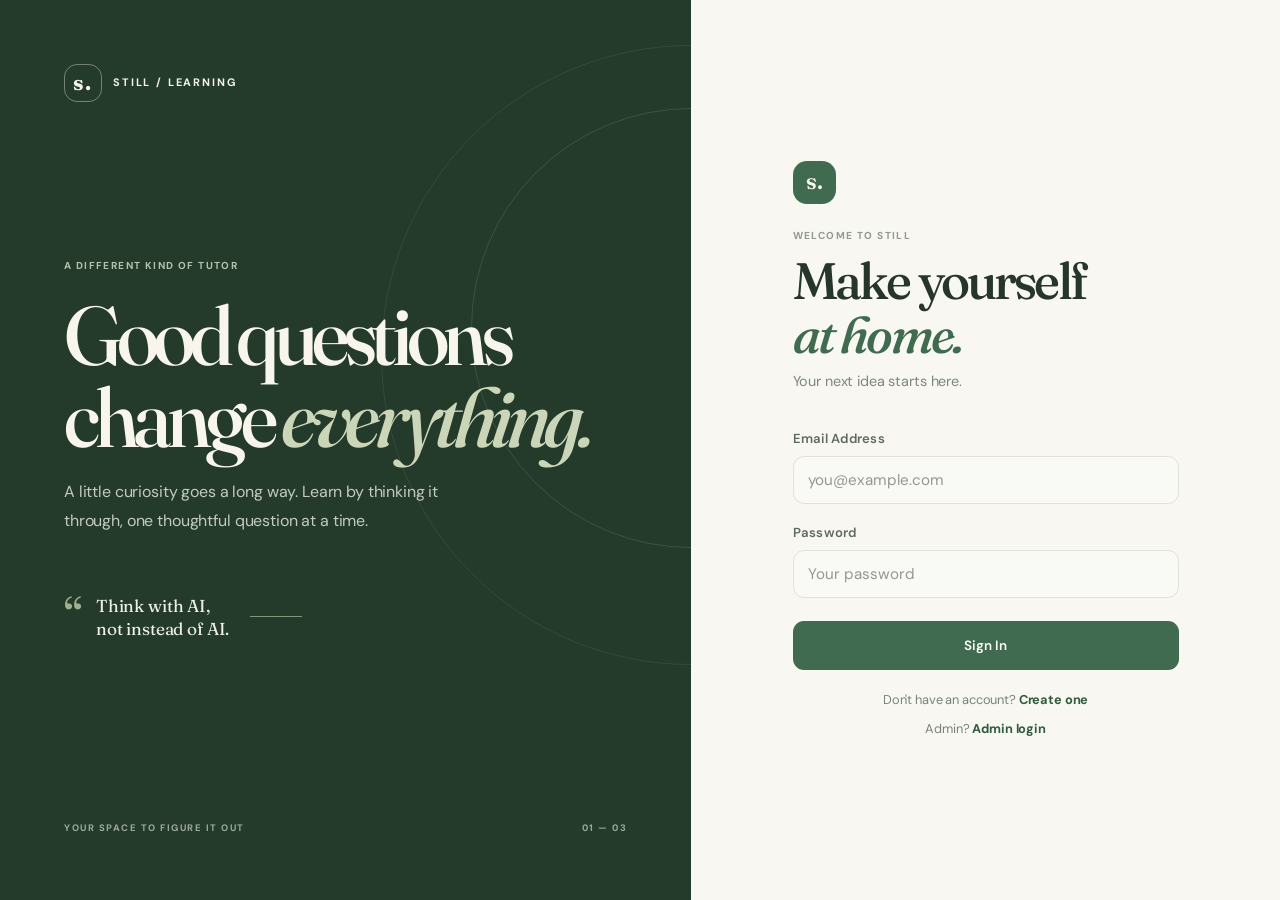
<file: index.html>
<!DOCTYPE html>
<html lang="en">
<head>
  <meta charset="UTF-8" />
  <meta name="viewport" content="width=device-width, initial-scale=1.0" />
  <title>Still — Learn by thinking</title>
  <link rel="preconnect" href="https://fonts.googleapis.com" />
  <link href="https://fonts.googleapis.com/css2?family=DM+Sans:wght@400;500;600;700&family=Fraunces:opsz,wght@9..144,500;9..144,600&display=swap" rel="stylesheet" />
  <link rel="stylesheet" href="style.css" />
</head>
<body>

<div class="auth-page">
  <section class="auth-story">
    <a class="story-brand" href="index.html">
      <span class="story-mark">s.</span>
      <span>STILL / LEARNING</span>
    </a>
    <div class="story-copy">
      <span class="eyebrow">A DIFFERENT KIND OF TUTOR</span>
      <h2>Good questions<br />change <em>everything.</em></h2>
      <p>A little curiosity goes a long way. Learn by thinking it through, one thoughtful question at a time.</p>
      <div class="story-note">
        <span class="note-mark">“</span>
        <span>Think with AI,<br />not instead of AI.</span>
        <span class="note-line"></span>
      </div>
    </div>
    <div class="story-bottom">
      <span>YOUR SPACE TO FIGURE IT OUT</span>
      <span>01 — 03</span>
    </div>
    <span class="story-orbit orbit-one"></span>
    <span class="story-orbit orbit-two"></span>
  </section>

  <div class="auth-card">

    <div class="auth-header">
      <div class="auth-logo">s.</div>
      <span class="eyebrow">WELCOME TO STILL</span>
      <h1>Make yourself<br /><em>at home.</em></h1>
      <p>Your next idea starts here.</p>
    </div>

    <!-- Alert banner for errors -->
    <div id="alert" class="alert alert-error"></div>

    <!-- Login Form -->
    <div id="login-section">
      <div class="form-group">
        <label class="form-label" for="login-email">Email Address</label>
        <input class="form-input" type="email" id="login-email" placeholder="you@example.com" />
      </div>
      <div class="form-group">
        <label class="form-label" for="login-password">Password</label>
        <input class="form-input" type="password" id="login-password" placeholder="Your password" />
      </div>
      <button class="btn btn-primary btn-full" id="login-btn" onclick="handleLogin()">
        Sign In
      </button>
      <p style="text-align:center; margin-top:20px; color: var(--text-secondary); font-size: 0.88rem;">
        Don't have an account?
        <a href="#" onclick="toggleSection('register')">Create one</a>
      </p>
      <p style="text-align:center; margin-top:8px; font-size: 0.82rem; color: var(--text-muted);">
        Admin? <a href="#" onclick="toggleSection('admin')">Admin login</a>
      </p>
    </div>

    <!-- Register Form -->
    <div id="register-section" style="display:none;">
      <div class="form-group">
        <label class="form-label" for="reg-name">Full Name</label>
        <input class="form-input" type="text" id="reg-name" placeholder="Your name" />
      </div>
      <div class="form-group">
        <label class="form-label" for="reg-email">Email Address</label>
        <input class="form-input" type="email" id="reg-email" placeholder="you@example.com" />
      </div>
      <div class="form-group">
        <label class="form-label" for="reg-password">Password</label>
        <input class="form-input" type="password" id="reg-password" placeholder="At least 6 characters" />
      </div>
      <button class="btn btn-primary btn-full" onclick="handleRegister()">
        Create Account
      </button>
      <p style="text-align:center; margin-top:20px; color: var(--text-secondary); font-size: 0.88rem;">
        Already have an account?
        <a href="#" onclick="toggleSection('login')">Sign in</a>
      </p>
    </div>

    <!-- Admin Login Form -->
    <div id="admin-section" style="display:none;">
      <div style="text-align:center; margin-bottom:16px;">
        <span style="font-size:1.5rem;">🛡️</span>
        <p style="color: var(--text-secondary); font-size: 0.88rem; margin-top:4px;">Admin access only</p>
      </div>
      <div class="form-group">
        <label class="form-label" for="admin-email">Admin Email</label>
        <input class="form-input" type="email" id="admin-email" placeholder="admin@tutor.com" />
      </div>
      <div class="form-group">
        <label class="form-label" for="admin-password">Password</label>
        <input class="form-input" type="password" id="admin-password" placeholder="Admin password" />
      </div>
      <button class="btn btn-primary btn-full" onclick="handleAdminLogin()">
        Admin Sign In
      </button>
      <p style="text-align:center; margin-top:20px; color: var(--text-secondary); font-size: 0.88rem;">
        <a href="#" onclick="toggleSection('login')">← Back to student login</a>
      </p>
    </div>

  </div>
</div>

<script src="app.js"></script>
<script>
  // If already logged in, redirect appropriately
  const existingUser = getUser();
  if (existingUser && getToken()) {
    if (existingUser.role === "admin") {
      window.location.href = "admin.html";
    } else {
      window.location.href = "dashboard.html";
    }
  }

  // Switch between login, register, and admin forms
  function toggleSection(name) {
    hideAlert("alert");
    document.getElementById("login-section").style.display    = name === "login"    ? "block" : "none";
    document.getElementById("register-section").style.display = name === "register" ? "block" : "none";
    document.getElementById("admin-section").style.display    = name === "admin"    ? "block" : "none";
  }

  async function handleLogin() {
    hideAlert("alert");
    const email    = document.getElementById("login-email").value.trim();
    const password = document.getElementById("login-password").value;
    if (!email || !password) return showAlert("alert", "Please enter your email and password.");

    const btn = document.getElementById("login-btn");
    btn.textContent = "Signing in…";
    btn.disabled = true;

    try {
      const data = await api("/login", "POST", { email, password });
      saveAuth(data.token, data.user);
      // Redirect based on role
      window.location.href = data.user.role === "admin" ? "admin.html" : "dashboard.html";
    } catch (err) {
      showAlert("alert", err.message);
      btn.textContent = "Sign In";
      btn.disabled = false;
    }
  }

  async function handleRegister() {
    hideAlert("alert");
    const name     = document.getElementById("reg-name").value.trim();
    const email    = document.getElementById("reg-email").value.trim();
    const password = document.getElementById("reg-password").value;
    if (!name || !email || !password) return showAlert("alert", "All fields are required.");

    try {
      await api("/register", "POST", { name, email, password });
      showAlert("alert", "Account created! Please sign in.", "success");
      toggleSection("login");
      document.getElementById("login-email").value = email;
    } catch (err) {
      showAlert("alert", err.message);
    }
  }

  async function handleAdminLogin() {
    hideAlert("alert");
    const email    = document.getElementById("admin-email").value.trim();
    const password = document.getElementById("admin-password").value;
    if (!email || !password) return showAlert("alert", "Please enter admin credentials.");

    try {
      const data = await api("/login", "POST", { email, password });
      if (data.user.role !== "admin") {
        return showAlert("alert", "This account does not have admin access.");
      }
      saveAuth(data.token, data.user);
      window.location.href = "admin.html";
    } catch (err) {
      showAlert("alert", err.message);
    }
  }

  // Allow pressing Enter to submit
  document.addEventListener("keydown", (e) => {
    if (e.key !== "Enter") return;
    if (document.getElementById("login-section").style.display !== "none") handleLogin();
    else if (document.getElementById("register-section").style.display !== "none") handleRegister();
    else if (document.getElementById("admin-section").style.display !== "none") handleAdminLogin();
  });
</script>
</body>
</html>
</file>
<file: style.css>
/* =========================================================
   AI Personal Tutor — Stylesheet
   Dark theme with indigo/violet accent for an educational feel
   ========================================================= */

/* ─── Design Tokens ─────────────────────────────────── */
:root {
  --bg-base:       #0f0f18;
  --bg-surface:    #181828;
  --bg-card:       #1e1e32;
  --bg-card-hover: #252540;
  --bg-input:      #252540;

  --accent:        #7c6ff7;
  --accent-bright: #9d93ff;
  --accent-dim:    #3d3878;
  --accent-glow:   rgba(124, 111, 247, 0.18);

  --success:       #4ade80;
  --warning:       #fbbf24;
  --danger:        #f87171;

  --text-primary:  #e8e8f0;
  --text-secondary:#9898b8;
  --text-muted:    #5a5a80;

  --border:        rgba(255,255,255,0.07);
  --border-accent: rgba(124,111,247,0.35);

  --radius-sm: 8px;
  --radius-md: 12px;
  --radius-lg: 18px;
  --radius-xl: 24px;

  --shadow: 0 4px 24px rgba(0,0,0,0.4);
  --shadow-accent: 0 0 0 1px var(--border-accent), 0 4px 20px rgba(124,111,247,0.15);

  --font-display: 'Inter', system-ui, sans-serif;
  --font-mono:    'JetBrains Mono', 'Fira Code', monospace;
}

/* ─── Reset & Base ───────────────────────────────────── */
*, *::before, *::after { box-sizing: border-box; margin: 0; padding: 0; }

html { scroll-behavior: smooth; }

body {
  font-family: var(--font-display);
  background: var(--bg-base);
  color: var(--text-primary);
  min-height: 100vh;
  font-size: 15px;
  line-height: 1.6;
  -webkit-font-smoothing: antialiased;
}

a { color: var(--accent-bright); text-decoration: none; }
a:hover { text-decoration: underline; }

/* ─── Typography ─────────────────────────────────────── */
h1, h2, h3, h4 { font-weight: 600; line-height: 1.25; }
h1 { font-size: 2rem; }
h2 { font-size: 1.4rem; }
h3 { font-size: 1.1rem; }

.label {
  font-size: 0.72rem;
  font-weight: 600;
  letter-spacing: 0.08em;
  text-transform: uppercase;
  color: var(--text-muted);
}

/* ─── Layout ─────────────────────────────────────────── */
.layout {
  display: flex;
  min-height: 100vh;
}

/* ─── Sidebar ────────────────────────────────────────── */
.sidebar {
  width: 220px;
  flex-shrink: 0;
  background: var(--bg-surface);
  border-right: 1px solid var(--border);
  display: flex;
  flex-direction: column;
  padding: 28px 0 20px;
  position: sticky;
  top: 0;
  height: 100vh;
  overflow-y: auto;
}

.sidebar-brand {
  display: flex;
  align-items: center;
  gap: 10px;
  padding: 0 20px 28px;
  border-bottom: 1px solid var(--border);
}

.sidebar-brand .brand-icon {
  width: 34px;
  height: 34px;
  border-radius: var(--radius-sm);
  background: linear-gradient(135deg, var(--accent), #b06ef7);
  display: flex;
  align-items: center;
  justify-content: center;
  font-size: 1.1rem;
  flex-shrink: 0;
}

.sidebar-brand .brand-name {
  font-size: 0.95rem;
  font-weight: 700;
  color: var(--text-primary);
  line-height: 1.2;
}

.sidebar-brand .brand-sub {
  font-size: 0.68rem;
  color: var(--text-muted);
}

.sidebar-nav {
  flex: 1;
  padding: 16px 12px;
  display: flex;
  flex-direction: column;
  gap: 4px;
}

.nav-item {
  display: flex;
  align-items: center;
  gap: 10px;
  padding: 9px 10px;
  border-radius: var(--radius-sm);
  color: var(--text-secondary);
  cursor: pointer;
  transition: all 0.15s;
  border: none;
  background: none;
  width: 100%;
  text-align: left;
  font-size: 0.9rem;
  font-family: inherit;
  text-decoration: none;
}

.nav-item:hover {
  background: var(--bg-card);
  color: var(--text-primary);
  text-decoration: none;
}

.nav-item.active {
  background: var(--accent-glow);
  color: var(--accent-bright);
  border: 1px solid var(--border-accent);
}

.nav-item .nav-icon { font-size: 1rem; width: 18px; text-align: center; }

.sidebar-footer {
  padding: 16px 12px 0;
  border-top: 1px solid var(--border);
}

/* ─── Main Content ───────────────────────────────────── */
.main {
  flex: 1;
  overflow-y: auto;
  padding: 32px 36px;
  max-width: 960px;
}

/* ─── Auth Pages ─────────────────────────────────────── */
.auth-page {
  min-height: 100vh;
  display: flex;
  align-items: center;
  justify-content: center;
  background: var(--bg-base);
  padding: 20px;
}

.auth-card {
  background: var(--bg-card);
  border: 1px solid var(--border);
  border-radius: var(--radius-xl);
  padding: 40px;
  width: 100%;
  max-width: 420px;
}

.auth-header {
  text-align: center;
  margin-bottom: 32px;
}

.auth-logo {
  width: 56px;
  height: 56px;
  border-radius: var(--radius-md);
  background: linear-gradient(135deg, var(--accent), #b06ef7);
  display: flex;
  align-items: center;
  justify-content: center;
  font-size: 1.8rem;
  margin: 0 auto 16px;
}

.auth-header h1 { font-size: 1.5rem; margin-bottom: 6px; }
.auth-header p  { color: var(--text-secondary); font-size: 0.9rem; }

/* ─── Forms ──────────────────────────────────────────── */
.form-group { margin-bottom: 18px; }

.form-label {
  display: block;
  font-size: 0.82rem;
  font-weight: 600;
  color: var(--text-secondary);
  margin-bottom: 7px;
  letter-spacing: 0.02em;
}

.form-input {
  width: 100%;
  padding: 11px 14px;
  background: var(--bg-input);
  border: 1px solid var(--border);
  border-radius: var(--radius-sm);
  color: var(--text-primary);
  font-family: inherit;
  font-size: 0.95rem;
  outline: none;
  transition: border-color 0.15s, box-shadow 0.15s;
}

.form-input:focus {
  border-color: var(--accent);
  box-shadow: 0 0 0 3px var(--accent-glow);
}

.form-input::placeholder { color: var(--text-muted); }

/* ─── Buttons ────────────────────────────────────────── */
.btn {
  display: inline-flex;
  align-items: center;
  justify-content: center;
  gap: 7px;
  padding: 10px 20px;
  border-radius: var(--radius-sm);
  font-family: inherit;
  font-size: 0.9rem;
  font-weight: 600;
  cursor: pointer;
  border: none;
  transition: all 0.15s;
  text-decoration: none;
  white-space: nowrap;
}

.btn-primary {
  background: var(--accent);
  color: #fff;
}
.btn-primary:hover  { background: var(--accent-bright); text-decoration: none; }
.btn-primary:active { transform: scale(0.98); }

.btn-ghost {
  background: transparent;
  color: var(--text-secondary);
  border: 1px solid var(--border);
}
.btn-ghost:hover { background: var(--bg-card); color: var(--text-primary); }

.btn-danger {
  background: transparent;
  color: var(--danger);
  border: 1px solid rgba(248, 113, 113, 0.3);
}
.btn-danger:hover { background: rgba(248,113,113,0.1); }

.btn-full { width: 100%; }
.btn-sm   { padding: 7px 14px; font-size: 0.82rem; }

/* ─── Cards ──────────────────────────────────────────── */
.card {
  background: var(--bg-card);
  border: 1px solid var(--border);
  border-radius: var(--radius-lg);
  padding: 24px;
}

.card-title {
  font-size: 0.85rem;
  font-weight: 700;
  color: var(--text-muted);
  text-transform: uppercase;
  letter-spacing: 0.07em;
  margin-bottom: 16px;
  display: flex;
  align-items: center;
  gap: 8px;
}

.stat-card {
  background: var(--bg-card);
  border: 1px solid var(--border);
  border-radius: var(--radius-md);
  padding: 20px 22px;
}

.stat-card .stat-value {
  font-size: 2rem;
  font-weight: 700;
  color: var(--accent-bright);
  line-height: 1;
  margin-bottom: 4px;
}

.stat-card .stat-label {
  font-size: 0.8rem;
  color: var(--text-secondary);
}

/* ─── Grid Helpers ───────────────────────────────────── */
.grid-2 { display: grid; grid-template-columns: 1fr 1fr; gap: 16px; }
.grid-3 { display: grid; grid-template-columns: repeat(3, 1fr); gap: 16px; }
.grid-4 { display: grid; grid-template-columns: repeat(4, 1fr); gap: 14px; }

/* ─── Progress Bars ──────────────────────────────────── */
.progress-item { margin-bottom: 16px; }

.progress-header {
  display: flex;
  justify-content: space-between;
  align-items: center;
  margin-bottom: 6px;
}

.progress-topic {
  font-size: 0.88rem;
  font-weight: 600;
  color: var(--text-primary);
}

.progress-pct {
  font-size: 0.8rem;
  color: var(--accent-bright);
  font-weight: 700;
}

.progress-bar-track {
  height: 6px;
  background: var(--bg-input);
  border-radius: 999px;
  overflow: hidden;
}

.progress-bar-fill {
  height: 100%;
  background: linear-gradient(90deg, var(--accent), var(--accent-bright));
  border-radius: 999px;
  transition: width 0.6s ease;
}

/* ─── Chat Interface ─────────────────────────────────── */
.chat-wrapper {
  display: flex;
  flex-direction: column;
  height: 520px;
  background: var(--bg-card);
  border: 1px solid var(--border);
  border-radius: var(--radius-lg);
  overflow: hidden;
}

.chat-header {
  padding: 14px 20px;
  border-bottom: 1px solid var(--border);
  display: flex;
  align-items: center;
  justify-content: space-between;
  background: var(--bg-surface);
}

.chat-header-left {
  display: flex;
  align-items: center;
  gap: 10px;
}

.chat-avatar {
  width: 32px;
  height: 32px;
  border-radius: 50%;
  background: linear-gradient(135deg, var(--accent), #b06ef7);
  display: flex;
  align-items: center;
  justify-content: center;
  font-size: 1rem;
}

.chat-title { font-weight: 600; font-size: 0.9rem; }
.chat-topic-badge {
  font-size: 0.72rem;
  background: var(--accent-dim);
  color: var(--accent-bright);
  padding: 2px 8px;
  border-radius: 999px;
  border: 1px solid var(--border-accent);
}

.chat-messages {
  flex: 1;
  overflow-y: auto;
  padding: 20px;
  display: flex;
  flex-direction: column;
  gap: 16px;
  scroll-behavior: smooth;
}

.chat-messages::-webkit-scrollbar { width: 4px; }
.chat-messages::-webkit-scrollbar-track { background: transparent; }
.chat-messages::-webkit-scrollbar-thumb { background: var(--border); border-radius: 2px; }

.message {
  display: flex;
  gap: 10px;
  max-width: 88%;
  animation: msg-in 0.2s ease;
}

@keyframes msg-in {
  from { opacity: 0; transform: translateY(6px); }
  to   { opacity: 1; transform: translateY(0); }
}

.message.user { margin-left: auto; flex-direction: row-reverse; }

.msg-icon {
  width: 28px;
  height: 28px;
  border-radius: 50%;
  display: flex;
  align-items: center;
  justify-content: center;
  font-size: 0.8rem;
  flex-shrink: 0;
  margin-top: 2px;
}

.message.assistant .msg-icon {
  background: linear-gradient(135deg, var(--accent), #b06ef7);
}

.message.user .msg-icon {
  background: var(--bg-input);
  border: 1px solid var(--border);
}

.msg-bubble {
  padding: 11px 15px;
  border-radius: var(--radius-md);
  font-size: 0.9rem;
  line-height: 1.55;
}

.message.assistant .msg-bubble {
  background: var(--bg-surface);
  border: 1px solid var(--border);
  border-radius: 4px var(--radius-md) var(--radius-md) var(--radius-md);
  color: var(--text-primary);
}

.message.user .msg-bubble {
  background: var(--accent);
  color: #fff;
  border-radius: var(--radius-md) 4px var(--radius-md) var(--radius-md);
}

.chat-footer {
  padding: 14px 16px;
  border-top: 1px solid var(--border);
  background: var(--bg-surface);
}

.chat-input-row {
  display: flex;
  gap: 8px;
  align-items: flex-end;
}

.chat-input {
  flex: 1;
  resize: none;
  padding: 10px 14px;
  background: var(--bg-input);
  border: 1px solid var(--border);
  border-radius: var(--radius-sm);
  color: var(--text-primary);
  font-family: inherit;
  font-size: 0.9rem;
  outline: none;
  max-height: 100px;
  transition: border-color 0.15s;
}

.chat-input:focus { border-color: var(--accent); }
.chat-input::placeholder { color: var(--text-muted); }

.typing-indicator {
  display: flex;
  gap: 4px;
  padding: 8px 12px;
  background: var(--bg-surface);
  border: 1px solid var(--border);
  border-radius: var(--radius-md);
  width: fit-content;
}

.typing-dot {
  width: 6px;
  height: 6px;
  border-radius: 50%;
  background: var(--accent);
  animation: typing 1.2s infinite;
}

.typing-dot:nth-child(2) { animation-delay: 0.2s; }
.typing-dot:nth-child(3) { animation-delay: 0.4s; }

@keyframes typing {
  0%, 80%, 100% { opacity: 0.3; transform: scale(0.8); }
  40%            { opacity: 1;   transform: scale(1); }
}

/* ─── Tables ─────────────────────────────────────────── */
.table-wrapper { overflow-x: auto; }

table {
  width: 100%;
  border-collapse: collapse;
  font-size: 0.88rem;
}

th {
  text-align: left;
  padding: 10px 14px;
  color: var(--text-muted);
  font-size: 0.75rem;
  text-transform: uppercase;
  letter-spacing: 0.05em;
  border-bottom: 1px solid var(--border);
  font-weight: 600;
}

td {
  padding: 12px 14px;
  border-bottom: 1px solid rgba(255,255,255,0.04);
  color: var(--text-primary);
}

tr:hover td { background: rgba(255,255,255,0.02); }

/* ─── Alerts / Toasts ────────────────────────────────── */
.toast {
  position: fixed;
  bottom: 24px;
  right: 24px;
  padding: 12px 18px;
  border-radius: var(--radius-sm);
  font-size: 0.88rem;
  font-weight: 600;
  z-index: 1000;
  animation: toast-in 0.3s ease;
  max-width: 320px;
  pointer-events: none;
}

@keyframes toast-in {
  from { opacity: 0; transform: translateY(10px); }
  to   { opacity: 1; transform: translateY(0); }
}

.toast-success { background: #1a3a24; border: 1px solid var(--success); color: var(--success); }
.toast-error   { background: #3a1a1a; border: 1px solid var(--danger);  color: var(--danger); }
.toast-info    { background: var(--accent-dim); border: 1px solid var(--accent); color: var(--accent-bright); }

/* ─── Alert Banner ───────────────────────────────────── */
.alert {
  padding: 11px 14px;
  border-radius: var(--radius-sm);
  font-size: 0.88rem;
  margin-bottom: 16px;
  display: none;
}

.alert-error   { background: #3a1a1a; border: 1px solid var(--danger);  color: var(--danger); }
.alert-success { background: #1a3a24; border: 1px solid var(--success); color: var(--success); }

/* ─── Welcome Banner ─────────────────────────────────── */
.welcome-banner {
  background: linear-gradient(135deg, var(--accent-dim), rgba(176, 110, 247, 0.15));
  border: 1px solid var(--border-accent);
  border-radius: var(--radius-lg);
  padding: 24px 28px;
  margin-bottom: 24px;
  display: flex;
  align-items: center;
  justify-content: space-between;
  gap: 16px;
}

.welcome-text h2 { font-size: 1.3rem; margin-bottom: 4px; }
.welcome-text p  { color: var(--text-secondary); font-size: 0.9rem; }

.welcome-icon {
  font-size: 2.5rem;
  flex-shrink: 0;
}

/* ─── Empty State ────────────────────────────────────── */
.empty-state {
  text-align: center;
  padding: 40px 20px;
  color: var(--text-muted);
}

.empty-state .empty-icon { font-size: 2.5rem; margin-bottom: 10px; }
.empty-state p { font-size: 0.9rem; }

/* ─── Section Headers ────────────────────────────────── */
.section-header {
  display: flex;
  align-items: center;
  justify-content: space-between;
  margin-bottom: 16px;
}

.section-header h2 { font-size: 1.05rem; }

/* ─── Summary Card ───────────────────────────────────── */
.summary-card {
  background: var(--bg-surface);
  border: 1px solid var(--border);
  border-radius: var(--radius-md);
  padding: 16px 18px;
  margin-bottom: 12px;
}

.summary-meta {
  display: flex;
  align-items: center;
  gap: 10px;
  margin-bottom: 10px;
}

.summary-topic {
  font-size: 0.82rem;
  font-weight: 700;
  color: var(--accent-bright);
  background: var(--accent-dim);
  padding: 2px 10px;
  border-radius: 999px;
}

.summary-date { font-size: 0.78rem; color: var(--text-muted); }

.summary-body {
  font-size: 0.85rem;
  color: var(--text-secondary);
  line-height: 1.6;
  white-space: pre-wrap;
}

/* ─── Divider ────────────────────────────────────────── */
.divider { height: 1px; background: var(--border); margin: 24px 0; }

/* ─── Responsive ─────────────────────────────────────── */
@media (max-width: 768px) {
  .sidebar { display: none; }
  .main    { padding: 20px 16px; }
  .grid-2, .grid-3, .grid-4 { grid-template-columns: 1fr; }
  .chat-wrapper { height: 400px; }
  .welcome-banner { flex-direction: column; text-align: center; }
}

/* ─── Modern visual refresh ─────────────────────────── */
:root {
  --bg-base: #f5f7fb;
  --bg-surface: #ffffff;
  --bg-card: #ffffff;
  --bg-card-hover: #f8faff;
  --bg-input: #f8fafc;
  --accent: #635bff;
  --accent-bright: #5148e5;
  --accent-dim: #eeecff;
  --accent-glow: rgba(99, 91, 255, 0.14);
  --success: #159570;
  --warning: #d58b12;
  --danger: #d84f5f;
  --text-primary: #172033;
  --text-secondary: #647089;
  --text-muted: #94a0b5;
  --border: #e7ebf3;
  --border-accent: rgba(99, 91, 255, 0.26);
  --shadow: 0 16px 45px rgba(37, 49, 83, 0.08);
  --shadow-accent: 0 12px 30px rgba(99, 91, 255, 0.14);
}

body {
  background: radial-gradient(circle at 85% -10%, #ebe9ff 0, transparent 34%), var(--bg-base);
  color: var(--text-primary);
}

button, input, textarea { -webkit-tap-highlight-color: transparent; }

.sidebar {
  width: 248px;
  background: rgba(255,255,255,0.88);
  backdrop-filter: blur(18px);
  border-right: 1px solid var(--border);
  padding: 24px 14px 18px;
}

.sidebar-brand { padding: 0 12px 24px; }
.sidebar-brand .brand-icon, .auth-logo, .chat-avatar, .message.assistant .msg-icon {
  background: linear-gradient(135deg, #6c63ff, #9a7cff);
  box-shadow: 0 8px 18px rgba(99,91,255,.2);
}
.sidebar-brand .brand-name { color: var(--text-primary); }
.sidebar-nav { padding: 18px 0; }
.nav-item { border: 1px solid transparent; color: var(--text-secondary); }
.nav-item:hover { background: #f5f6ff; color: var(--accent-bright); }
.nav-item.active { background: var(--accent-dim); color: var(--accent-bright); border-color: var(--border-accent); }

.main { max-width: 1180px; padding: 38px 44px; }
.card, .stat-card, .chat-wrapper, .auth-card, .summary-card {
  box-shadow: var(--shadow);
  border-color: var(--border);
}
.card { padding: 26px; }
.stat-card { padding: 20px; }
.stat-card .stat-value { color: var(--accent-bright); font-size: 2.15rem; letter-spacing: -0.04em; }

.welcome-banner {
  position: relative;
  overflow: hidden;
  background: linear-gradient(110deg, #5148df 0%, #766cf2 56%, #9a7cff 100%);
  border: 0;
  box-shadow: 0 18px 34px rgba(88, 78, 224, .22);
  padding: 30px 34px;
}
.welcome-banner::after {
  content: "";
  position: absolute;
  width: 240px; height: 240px;
  right: -60px; top: -95px;
  border: 1px solid rgba(255,255,255,.2);
  border-radius: 50%;
}
.welcome-text h2, .welcome-text p { position: relative; z-index: 1; color: #fff; }
.welcome-text p { color: rgba(255,255,255,.78); }
.welcome-icon { position: relative; z-index: 1; opacity: .9; }

.chat-wrapper { min-height: 560px; height: calc(100vh - 300px); }
.chat-header { background: #fff; padding: 16px 22px; }
.chat-footer { background: #fff; padding: 16px 18px 18px; }
.chat-messages { padding: 24px; }
.chat-input { background: #f8f9fd; border-color: #dfe4ef; padding: 13px 15px; }
.chat-input:focus { box-shadow: 0 0 0 4px var(--accent-glow); }
.message.user .msg-bubble { background: linear-gradient(135deg, #635bff, #756cf4); box-shadow: 0 8px 18px rgba(99,91,255,.16); }
.message.assistant .msg-bubble { background: #f7f8fc; border-color: #e9edf5; }

.btn { border-radius: 10px; min-height: 42px; }
.btn-primary { background: linear-gradient(135deg, #635bff, #756cf4); box-shadow: 0 8px 18px rgba(99,91,255,.18); }
.btn-primary:hover { background: linear-gradient(135deg, #5148e5, #635bff); transform: translateY(-1px); }
.btn-ghost { background: #fff; }
.form-input { background: #f8f9fd; border-color: #dfe4ef; border-radius: 10px; padding: 12px 14px; }
.form-input:focus { border-color: var(--accent); box-shadow: 0 0 0 4px var(--accent-glow); }

.auth-page { background: radial-gradient(circle at 10% 15%, #e7e4ff 0, transparent 32%), radial-gradient(circle at 90% 80%, #dcf6f0 0, transparent 28%), var(--bg-base); }
.auth-card { max-width: 440px; padding: 42px; border-radius: 24px; }
.auth-header h1 { letter-spacing: -0.03em; }
.auth-logo { border-radius: 16px; }

@media (max-width: 900px) {
  .main { padding: 28px 24px; }
  .sidebar { width: 220px; }
}

@media (max-width: 768px) {
  .main { padding: 20px 16px; }
  .auth-card { padding: 30px 24px; }
  .chat-wrapper { min-height: 420px; height: 62vh; }
}

/* ─── Still design system ────────────────────────────── */
:root {
  --bg-base: #f4f3ee;
  --bg-surface: #fbfaf7;
  --bg-card: #fffefa;
  --bg-card-hover: #f7f6f0;
  --bg-input: #f7f6f1;
  --accent: #416b50;
  --accent-bright: #315c40;
  --accent-dim: #e9eee7;
  --accent-glow: rgba(65, 107, 80, .12);
  --success: #43825c;
  --warning: #b27b30;
  --danger: #b65e53;
  --text-primary: #202c24;
  --text-secondary: #667168;
  --text-muted: #92998e;
  --border: #e5e5dc;
  --border-accent: rgba(65, 107, 80, .26);
  --shadow: 0 12px 32px rgba(36, 48, 38, .055);
  --shadow-accent: 0 10px 24px rgba(65, 107, 80, .12);
  --radius-sm: 10px;
  --radius-md: 15px;
  --radius-lg: 20px;
  --radius-xl: 28px;
  --font-display: 'DM Sans', system-ui, sans-serif;
}

body {
  background: var(--bg-base);
  color: var(--text-primary);
  font-size: 14px;
  letter-spacing: -.01em;
}

h1, h2, h3, h4 { letter-spacing: -.035em; }
h1 em, h2 em { color: var(--accent); font-family: 'Fraunces', Georgia, serif; font-weight: 500; }
a { color: var(--accent-bright); }
button, input, textarea { -webkit-tap-highlight-color: transparent; }
button:focus-visible, a:focus-visible, input:focus-visible, textarea:focus-visible {
  outline: 3px solid rgba(65, 107, 80, .3);
  outline-offset: 3px;
}

.layout { min-height: 100vh; }
.sidebar {
  width: 252px;
  padding: 27px 17px 18px;
  background: #eeefe8;
  border-right: 1px solid #e2e4da;
}
.sidebar-brand { padding: 0 10px 25px; border-bottom: 1px solid #dfe2d8; gap: 11px; }
.sidebar-brand .brand-icon, .auth-logo, .chat-avatar, .message.assistant .msg-icon {
  background: var(--accent);
  color: #f8f7ef;
  box-shadow: none;
  font-family: 'Fraunces', Georgia, serif;
  font-weight: 600;
}
.sidebar-brand .brand-icon { width: 39px; height: 39px; border-radius: 13px; font-size: 1.35rem; }
.sidebar-brand .brand-name { font-size: 1rem; letter-spacing: -.04em; }
.sidebar-brand .brand-sub { color: #818b7e; font-size: .72rem; }
.sidebar-nav { padding: 26px 0; gap: 5px; }
.nav-caption, .eyebrow {
  color: #92998e;
  font-size: .63rem;
  font-weight: 700;
  letter-spacing: .14em;
}
.nav-caption { padding: 0 12px 11px; }
.nav-item {
  min-height: 43px;
  padding: 9px 11px;
  gap: 12px;
  border-radius: 10px;
  color: #6d776d;
  font-size: .86rem;
  font-weight: 600;
}
.nav-item .nav-icon { width: 19px; font-size: 1.05rem; color: #899286; }
.nav-item:hover { background: rgba(255, 254, 250, .75); color: var(--text-primary); }
.nav-item.active {
  background: #fffefa;
  border-color: #e5e6dc;
  color: var(--accent-bright);
  box-shadow: 0 3px 9px rgba(36, 48, 38, .035);
}
.nav-item.active .nav-icon { color: var(--accent); }
.sidebar-footer { border-color: #dfe2d8; padding: 16px 0 0; }
.sidebar-user {
  padding: 0 10px 12px;
  color: #526052;
  font-size: .82rem;
  font-weight: 700;
}
.sidebar-user:empty { display: none; }
.sidebar-footer .btn-danger { color: #8b625a; border-color: transparent; }
.sidebar-footer .btn-danger:hover { background: #f4e9e5; color: #a44f43; }

.main {
  max-width: none;
  width: min(100%, 1510px);
  padding: 34px clamp(22px, 4vw, 62px) 56px;
  margin: 0 auto;
  overflow: visible;
}
.workspace-heading {
  display: flex;
  align-items: flex-end;
  justify-content: space-between;
  gap: 20px;
  margin-bottom: 25px;
}
.workspace-heading h1 {
  margin-top: 7px;
  font-size: clamp(1.75rem, 3vw, 2.45rem);
  font-weight: 600;
  line-height: 1.1;
}
.heading-date {
  display: inline-flex;
  align-items: center;
  gap: 9px;
  padding: 10px 13px;
  border: 1px solid var(--border);
  border-radius: 999px;
  background: rgba(255, 254, 250, .65);
  color: #7b8478;
  font-size: .61rem;
  font-weight: 700;
  letter-spacing: .11em;
  white-space: nowrap;
}
.status-dot { display: inline-block; width: 7px; height: 7px; border-radius: 50%; background: #689b70; }

.welcome-banner {
  margin-bottom: 22px;
  padding: 25px 30px;
  border: 1px solid #dce4d7;
  border-radius: var(--radius-lg);
  background: #e9eee5;
  box-shadow: none;
  min-height: 142px;
}
.welcome-banner::after { width: 260px; height: 260px; right: 6%; top: -170px; border-color: rgba(65, 107, 80, .12); }
.welcome-text h2 { margin: 7px 0 5px; color: #29382d; font-family: 'Fraunces', Georgia, serif; font-size: 1.75rem; font-weight: 500; }
.welcome-text h2 em { color: var(--accent); }
.welcome-text p { color: #68746a; font-size: .88rem; }
.welcome-icon { display: none; }
.welcome-art {
  position: relative;
  z-index: 1;
  display: grid;
  width: 84px;
  height: 84px;
  place-items: center;
  border: 1px solid rgba(65, 107, 80, .2);
  border-radius: 50%;
  color: #54775c;
  font-family: 'Fraunces', Georgia, serif;
  font-size: 2.8rem;
}
.welcome-art::before, .welcome-art::after {
  content: "";
  position: absolute;
  inset: 9px -9px;
  border: 1px solid rgba(65, 107, 80, .17);
  border-radius: 50%;
  transform: rotate(38deg);
}
.welcome-art::after { transform: rotate(-38deg); }

.overview-grid {
  display: grid;
  grid-template-columns: repeat(4, minmax(0, 1fr));
  gap: 12px;
  margin-bottom: 25px;
}
.overview-grid > .stat-card {
  min-width: 0;
  padding: 15px 17px;
  background: #fffefa;
  border: 1px solid var(--border);
  border-radius: 14px;
  box-shadow: none;
}
.overview-grid .stat-value {
  overflow: hidden;
  margin: 0 0 5px;
  color: #315c40;
  font-size: 1.3rem;
  letter-spacing: -.04em;
  text-overflow: ellipsis;
  white-space: nowrap;
}
.overview-grid .stat-label { color: #818a7f; font-size: .7rem; }
.overview-grid > div[style*="grid-column"] {
  display: grid;
  grid-template-columns: 1fr 1fr;
  gap: 12px;
}
.overview-grid > div[style*="grid-column"] .card,
.overview-grid > .card {
  padding: 17px 19px;
  border-radius: 14px;
  box-shadow: none;
}
.overview-grid > .card { grid-column: 1 / -1; }

.learning-grid { display: grid; grid-template-columns: minmax(0, 1fr) 270px; align-items: start; gap: 17px; }
.chat-column { min-width: 0; }
.chat-wrapper {
  height: min(62vh, 650px);
  min-height: 470px;
  background: #fffefa;
  border: 1px solid var(--border);
  border-radius: var(--radius-lg);
  box-shadow: var(--shadow);
}
.chat-header { padding: 17px 21px; background: #fffefa; border-color: #eeeee7; }
.chat-avatar { width: 38px; height: 38px; border-radius: 13px; font-size: 1.2rem; }
.chat-title { color: #29372d; font-size: .91rem; }
.chat-subtitle { display: flex; align-items: center; gap: 6px; margin-top: 2px; color: #8a9288; font-size: .7rem; }
.chat-subtitle .status-dot { width: 6px; height: 6px; }
.chat-topic-badge {
  padding: 6px 10px;
  border: 1px solid #e3e8de;
  background: #f1f4ed;
  color: #62735f;
  font-size: .61rem;
  font-weight: 700;
  letter-spacing: .07em;
}
.chat-messages { padding: 23px clamp(15px, 3vw, 32px); gap: 18px; }
.message { max-width: 90%; gap: 9px; }
.msg-icon { width: 29px; height: 29px; font-size: .75rem; }
.message.user .msg-icon { background: #eeeFE8; color: #536554; }
.msg-bubble { padding: 12px 15px; font-size: .88rem; }
.message.assistant .msg-bubble {
  background: #f5f5ef;
  border-color: #efefe7;
  border-radius: 4px 14px 14px 14px;
  color: #3d493f;
}
.message.user .msg-bubble {
  background: #416b50;
  border-radius: 14px 4px 14px 14px;
  box-shadow: none;
}
.chat-footer { padding: 14px 17px 13px; background: #fffefa; border-color: #eeeee7; }
.chat-input-row { gap: 10px; }
.chat-input {
  min-height: 47px;
  padding: 12px 14px;
  border: 1px solid #e7e8df;
  border-radius: 12px;
  background: #f8f8f3;
  color: var(--text-primary);
  font-size: .87rem;
}
.chat-input:focus { border-color: #97b09b; box-shadow: 0 0 0 3px rgba(65, 107, 80, .1); }
.chat-input::placeholder { color: #a0a69b; }
.input-hint { margin: 8px 2px 0; color: #a0a69b; font-size: .57rem; font-weight: 700; letter-spacing: .08em; }
.input-hint span { margin: 0 4px; color: #c2c6bc; }

.study-rail { display: flex; flex-direction: column; gap: 13px; }
.rail-intro {
  padding: 18px 19px;
  border: 1px solid #dfe5da;
  border-radius: 16px;
  background: #e9eee5;
}
.rail-symbol { display: block; margin-bottom: 12px; color: #53775a; font-size: 1.1rem; }
.rail-intro p { margin-top: 8px; color: #465849; font-family: 'Fraunces', Georgia, serif; font-size: 1.16rem; line-height: 1.4; }
.session-note { padding: 17px 18px; border: 1px solid var(--border); border-radius: 15px; background: rgba(255,254,250,.68); }
.session-note p { margin: 7px 0 12px; color: #747e73; font-size: .76rem; line-height: 1.55; }

.section-header { margin: 9px 0 19px; }
.section-header h2 { color: #29372d; font-family: 'Fraunces', Georgia, serif; font-size: 1.65rem; font-weight: 500; }
.roadmap-select-label { display: grid; gap: 6px; color: #7b857a; font-size: .72rem; font-weight: 600; }
.roadmap-select { width: 170px; min-height: 40px; padding: 8px 11px; color: var(--text-primary); }
.roadmap-overview { margin-bottom: 13px; }
.roadmap-overview-top { display: flex; align-items: center; justify-content: space-between; gap: 15px; }
.roadmap-overview-top h3 { margin-top: 5px; color: #29372d; font-family: 'Fraunces', Georgia, serif; font-size: 1.3rem; font-weight: 500; }
.roadmap-overview-top > strong { color: var(--accent-bright); font-size: 1.7rem; }
.roadmap-overview .progress-bar-track { margin: 15px 0 10px; }
.roadmap-overview > p { color: #768174; font-size: .82rem; }
.roadmap-overview > p strong { color: var(--accent-bright); }
.roadmap-list { display: grid; gap: 9px; }
.roadmap-topic {
  display: flex;
  align-items: center;
  gap: 14px;
  padding: 15px 18px;
  border: 1px solid var(--border);
  border-radius: 15px;
  background: #fffefa;
}
.roadmap-topic.is-current { border-color: #b8cbb6; box-shadow: 0 0 0 2px rgba(65,107,80,.06); }
.roadmap-topic.is-complete { background: #f5f7f1; }
.roadmap-step { display: grid; width: 35px; height: 35px; place-items: center; border-radius: 11px; background: #f0f1e9; color: #82907d; font-size: .71rem; font-weight: 700; }
.is-current .roadmap-step, .is-complete .roadmap-step { background: #e7eee3; color: var(--accent-bright); }
.roadmap-topic-copy { display: grid; flex: 1; gap: 3px; }
.roadmap-topic-copy strong { color: #354237; font-size: .88rem; }
.roadmap-topic-copy small { color: #899186; font-size: .71rem; }
.roadmap-done { color: var(--accent); font-size: 1.2rem; font-weight: 700; }
.roadmap-lock { color: #a0a69b; font-size: .61rem; font-weight: 700; letter-spacing: .08em; }
.practice-layout { display: grid; grid-template-columns: minmax(0, 1fr) 260px; align-items: start; gap: 16px; }
.practice-form { display: grid; gap: 10px; }
.practice-intro { margin-bottom: 5px; color: #768174; font-size: .87rem; line-height: 1.7; }
.practice-form .form-label { margin: 5px 0 -4px; }
.practice-form .form-label span { color: #969e94; font-weight: 400; }
.practice-textarea { min-height: 100px; resize: vertical; line-height: 1.55; }
.practice-form #practice-question { min-height: 78px; }
.practice-form #practice-answer { min-height: 132px; }
.practice-form > .btn { justify-self: start; margin-top: 4px; }
.practice-aside .rail-intro { position: sticky; top: 22px; }
.practice-result { display: none; margin-top: 8px; padding: 16px; border: 1px solid #e3e7dc; border-radius: 13px; background: #f7f8f3; color: #59665b; }
.practice-result:not(:empty) { display: block; }
.practice-feedback-heading { display: flex; align-items: center; justify-content: space-between; margin-bottom: 9px; }
.practice-feedback-heading > strong { color: var(--accent-bright); font-size: 1.25rem; }
.practice-result > p { margin: 11px 0; font-size: .85rem; line-height: 1.65; }
.feedback-next { margin: 12px 0; padding-top: 10px; border-top: 1px solid var(--border); font-size: .8rem; }
.feedback-next ul { margin: 6px 0 0 18px; }
.feedback-topic { display: inline-block; padding: 4px 9px; border-radius: 999px; background: #e9eee5; color: #547459; font-size: .68rem; font-weight: 700; }
.error-message { color: #a64e43; }
.card, .stat-card, .summary-card { border-color: var(--border); border-radius: 16px; box-shadow: var(--shadow); }
.card { padding: 23px; background: #fffefa; }
.card-title { color: #7b857a; }
.stat-card { background: #fffefa; }
.stat-card .stat-value { color: var(--accent-bright); }
.progress-bar-track { height: 8px; background: #eff0e9; }
.progress-bar-fill { background: linear-gradient(90deg, #527c5b, #91aa82); }
.progress-pct { color: var(--accent-bright); }
.summary-card { padding: 19px 21px; background: #fffefa; }
.summary-topic { background: #edf1e9; color: #496c4d; }
.summary-body { color: #687368; }
.table-wrapper { border: 1px solid var(--border); border-radius: 14px; }
table { background: #fffefa; }
th { padding: 12px 15px; background: #f7f7f1; color: #858d82; }
td { padding: 13px 15px; border-color: #eff0e9; }
tr:hover td { background: #fafaf6; }

.btn { min-height: 42px; border-radius: 11px; font-size: .84rem; }
.btn-primary { background: #416b50; color: #fffefa; box-shadow: none; }
.btn-primary:hover { background: #315c40; box-shadow: 0 5px 12px rgba(65,107,80,.16); transform: translateY(-1px); }
.btn-ghost { border-color: #e3e5dc; background: #fffefa; color: #59665b; }
.btn-ghost:hover { background: #f2f4ed; color: var(--accent-bright); }
.btn-sm { min-height: 35px; padding: 6px 11px; font-size: .75rem; }
.btn-danger { border-color: rgba(182,94,83,.24); color: var(--danger); }
.form-input { border-color: #e1e3da; border-radius: 11px; background: #f9f9f5; }
.form-input:focus { border-color: #86a18a; box-shadow: 0 0 0 3px rgba(65,107,80,.1); }
.form-label { color: #5e6a60; }

/* Auth page */
.auth-page {
  display: grid;
  grid-template-columns: minmax(0, 1.08fr) minmax(390px, .92fr);
  align-items: stretch;
  gap: 0;
  min-height: 100vh;
  padding: 0;
  background: #f8f7f1;
}
.auth-story {
  position: relative;
  display: flex;
  flex-direction: column;
  justify-content: space-between;
  min-height: 100vh;
  overflow: hidden;
  padding: clamp(28px, 5vw, 70px);
  background: #243b2c;
  color: #f7f5ec;
}
.story-brand { position: relative; z-index: 1; display: flex; align-items: center; gap: 11px; color: #f4f2e8; font-size: .68rem; font-weight: 700; letter-spacing: .17em; }
.story-brand:hover { text-decoration: none; }
.story-mark { display: grid; width: 38px; height: 38px; place-items: center; border: 1px solid rgba(247,245,236,.38); border-radius: 13px; font-family: 'Fraunces', Georgia, serif; font-size: 1.3rem; }
.story-copy { position: relative; z-index: 1; max-width: 540px; margin: auto 0; padding: 50px 0 80px; }
.auth-story .eyebrow { color: #b4c2ad; }
.story-copy h2 { margin: 20px 0; font-family: 'Fraunces', Georgia, serif; font-size: clamp(3.3rem, 6.5vw, 6.3rem); font-weight: 500; letter-spacing: -.065em; line-height: .98; }
.story-copy h2 em { color: #cad6b7; }
.story-copy > p { max-width: 390px; color: #c2cbbd; font-size: 1rem; line-height: 1.8; }
.story-note { display: flex; align-items: center; gap: 13px; margin-top: 58px; color: #edf0e5; font-family: 'Fraunces', Georgia, serif; font-size: 1.08rem; line-height: 1.35; }
.note-mark { align-self: flex-start; color: #9eb08f; font-size: 3rem; line-height: .9; }
.note-line { width: 52px; height: 1px; margin-left: 8px; background: #82957c; }
.story-bottom { position: relative; z-index: 1; display: flex; justify-content: space-between; color: #9cab99; font-size: .59rem; font-weight: 700; letter-spacing: .16em; }
.story-orbit { position: absolute; width: 440px; height: 440px; right: -220px; top: 12%; border: 1px solid rgba(230,237,220,.12); border-radius: 50%; }
.orbit-two { width: 620px; height: 620px; right: -310px; top: 5%; border-color: rgba(230,237,220,.08); }
.auth-card {
  align-self: center;
  justify-self: center;
  width: min(100%, 530px);
  max-width: none;
  padding: clamp(34px, 6vw, 72px);
  border: 0;
  border-radius: 0;
  background: transparent;
  box-shadow: none;
}
.auth-header { margin-bottom: 35px; text-align: left; }
.auth-logo { width: 43px; height: 43px; margin: 0 0 24px; border-radius: 14px; font-size: 1.4rem; }
.auth-header .eyebrow { display: block; margin-bottom: 10px; }
.auth-header h1 { margin-bottom: 9px; color: #26362b; font-family: 'Fraunces', Georgia, serif; font-size: clamp(2.3rem, 4vw, 3.5rem); font-weight: 500; letter-spacing: -.055em; line-height: 1.05; }
.auth-header p { color: #7d877c; font-size: .9rem; }
.auth-card .form-group { margin-bottom: 18px; }
.auth-card .form-input { min-height: 48px; }
.auth-card .btn-primary { min-height: 49px; margin-top: 5px; }
.auth-card #login-section > p, .auth-card #register-section > p, .auth-card #admin-section > p { color: #798379 !important; font-size: .8rem !important; }
.auth-card a { color: var(--accent-bright); font-weight: 700; }
.auth-card #admin-section > div { text-align: left !important; }
.auth-card #admin-section > div p { color: #818a7f !important; }
.alert-error { background: #f7ebe7; border-color: #e6c1b8; color: #9c4f42; }
.alert-success { background: #eaf2e8; border-color: #c4d8c2; color: #3f7049; }

.toast { border-radius: 12px; box-shadow: var(--shadow); }
.toast-success { background: #edf4eb; border-color: #9bbd9e; color: #3d7047; }
.toast-error { background: #f8ece8; border-color: #dca69a; color: #a64e43; }
.toast-info { background: #edf1e9; border-color: #a9bca5; color: #496c4d; }
.empty-state { color: #8a9388; }
.empty-state .empty-icon { filter: grayscale(.5); }

@media (max-width: 1100px) {
  .learning-grid { grid-template-columns: minmax(0, 1fr) 245px; gap: 12px; }
  .main { padding-right: 26px; padding-left: 26px; }
}
@media (max-width: 860px) {
  .main { padding: 27px 22px 90px; }
  .sidebar {
    position: fixed;
    z-index: 20;
    top: auto;
    bottom: 0;
    left: 0;
    display: flex;
    flex-direction: row;
    align-items: center;
    justify-content: space-evenly;
    width: 100%;
    height: auto;
    min-height: 66px;
    padding: 7px 10px max(7px, env(safe-area-inset-bottom));
    border-top: 1px solid #dfe2d8;
    border-right: 0;
    background: rgba(248, 248, 242, .96);
    backdrop-filter: blur(16px);
  }
  .sidebar-brand, .nav-caption { display: none; }
  .sidebar-footer { display: contents; }
  .sidebar-user { display: none; }
  .sidebar-nav { flex: none; flex-direction: row; justify-content: center; gap: 4px; width: auto; padding: 0; }
  .nav-item { width: 40px; min-width: 0; flex: 0 0 40px; justify-content: center; gap: 0; min-height: 48px; padding: 7px 5px; font-size: 0; }
  .nav-item .nav-icon { width: auto; font-size: 1rem; }
  .sidebar-footer .nav-item { width: 40px; }
  .learning-grid { grid-template-columns: 1fr; }
  .study-rail { display: grid; grid-template-columns: 1fr 1fr; align-items: start; }
  .rail-intro { display: none; }
  .overview-grid { grid-template-columns: repeat(2, minmax(0, 1fr)); }
  .auth-page { grid-template-columns: minmax(0, .9fr) minmax(360px, 1.1fr); }
  .auth-story { padding: 32px; }
  .story-copy h2 { font-size: clamp(3rem, 6vw, 4.5rem); }
}
@media (max-width: 620px) {
  .main { padding: 23px 15px 92px; }
  .workspace-heading { align-items: flex-start; margin-bottom: 19px; }
  .workspace-heading h1 { font-size: 1.7rem; }
  .heading-date { display: none; }
  .welcome-banner { flex-direction: row; min-height: 0; padding: 15px 17px; text-align: left; }
  .welcome-text h2 { font-size: 1.25rem; }
  .welcome-text p { max-width: 235px; font-size: .78rem; }
  .welcome-art { width: 48px; height: 48px; font-size: 1.5rem; }
  .overview-grid { gap: 8px; }
  .overview-grid > .stat-card { padding: 12px; }
  .overview-grid .stat-value { font-size: 1.08rem; }
  .overview-grid > div[style*="grid-column"] { grid-template-columns: 1fr; }
  .learning-grid { gap: 11px; }
  .chat-wrapper { min-height: 390px; height: 400px; border-radius: 16px; }
  .chat-header { padding: 13px; }
  .chat-messages { padding: 16px 12px; }
  .message { max-width: 96%; }
  .study-rail { grid-template-columns: 1fr; }
  .practice-layout { grid-template-columns: 1fr; }
  .practice-aside { display: none; }
  .section-header { align-items: flex-start; gap: 12px; }
  .roadmap-select-label { flex-shrink: 0; }
  .roadmap-select { width: 130px; }
  .roadmap-topic { gap: 9px; padding: 12px; }
  .roadmap-topic .btn { padding: 6px 8px; font-size: .68rem; }
  .session-note { display: flex; align-items: center; flex-wrap: wrap; column-gap: 12px; }
  .session-note p { flex: 1 1 100%; }
  .auth-page { display: block; min-height: 100vh; }
  .auth-story { min-height: auto; height: 245px; padding: 22px 24px; }
  .story-brand { font-size: .6rem; }
  .story-mark { width: 32px; height: 32px; font-size: 1.1rem; }
  .story-copy { padding: 20px 0 0; margin: 0; }
  .story-copy .eyebrow { font-size: .55rem; }
  .story-copy h2 { margin: 9px 0 7px; font-size: 2.25rem; }
  .story-copy > p, .story-note, .story-bottom { display: none; }
  .auth-card { width: min(100%, 480px); margin: 0 auto; padding: 33px 25px 45px; }
  .auth-header { margin-bottom: 25px; }
  .auth-logo { margin-bottom: 17px; }
  .auth-header h1 { font-size: 2.5rem; }
  .section-header h2 { font-size: 1.4rem; }
  .card { padding: 17px; }
  .grid-2, .grid-3, .grid-4 { grid-template-columns: 1fr; }
}
</file>
